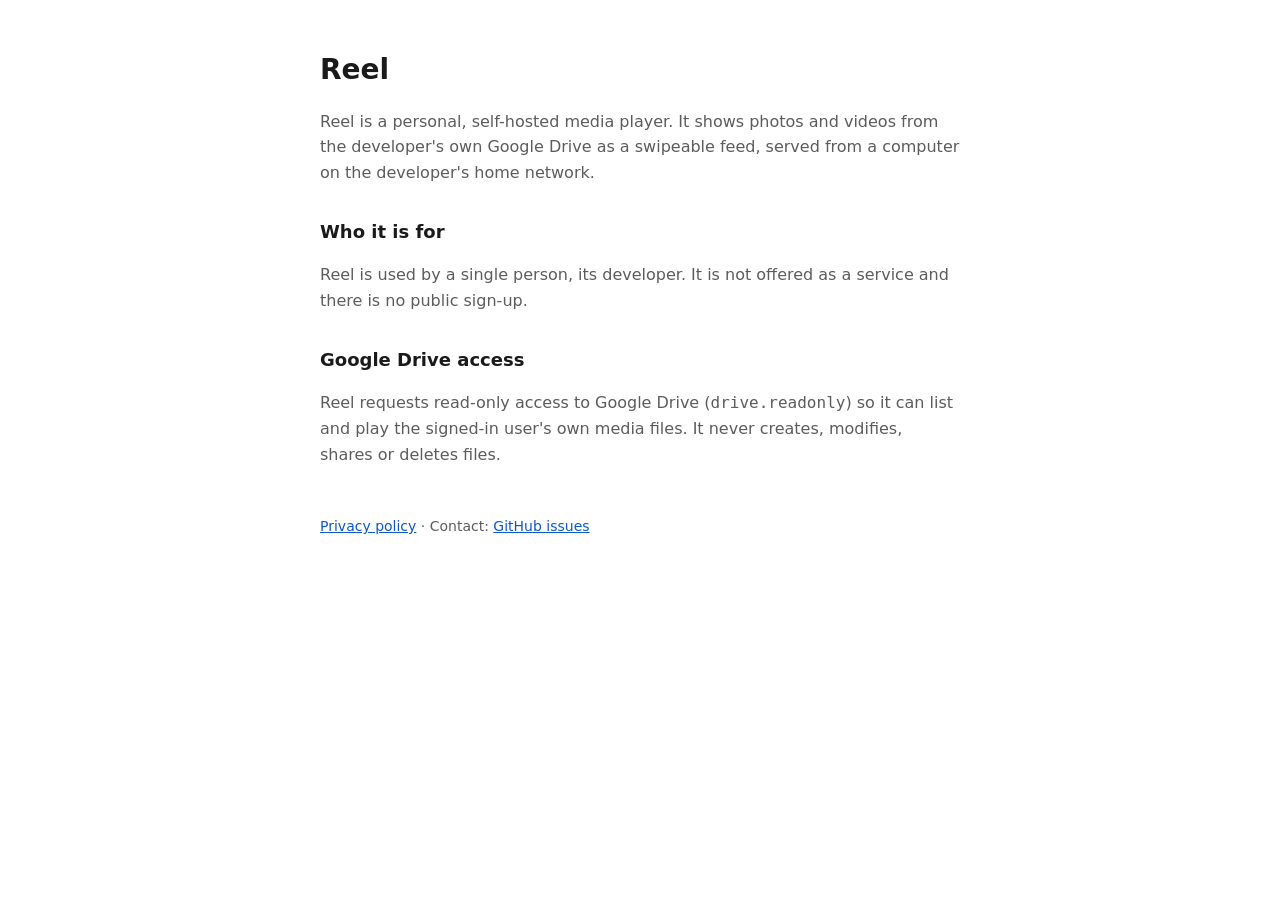
<file: index.html>
<!doctype html>
<html lang="en">
<head>
<meta charset="utf-8">
<meta name="viewport" content="width=device-width, initial-scale=1">
<title>Reel</title>
<link rel="stylesheet" href="style.css">
</head>
<body>
<main>
<h1>Reel</h1>
<p>Reel is a personal, self-hosted media player. It shows photos and videos from the developer's own Google Drive as a swipeable feed, served from a computer on the developer's home network.</p>
<h2>Who it is for</h2>
<p>Reel is used by a single person, its developer. It is not offered as a service and there is no public sign-up.</p>
<h2>Google Drive access</h2>
<p>Reel requests read-only access to Google Drive (<code>drive.readonly</code>) so it can list and play the signed-in user's own media files. It never creates, modifies, shares or deletes files.</p>
<footer><a href="privacy.html">Privacy policy</a> · Contact: <a href="https://github.com/rozakbuhari/reel-app/issues">GitHub issues</a></footer>
</main>
</body>
</html>
</file>
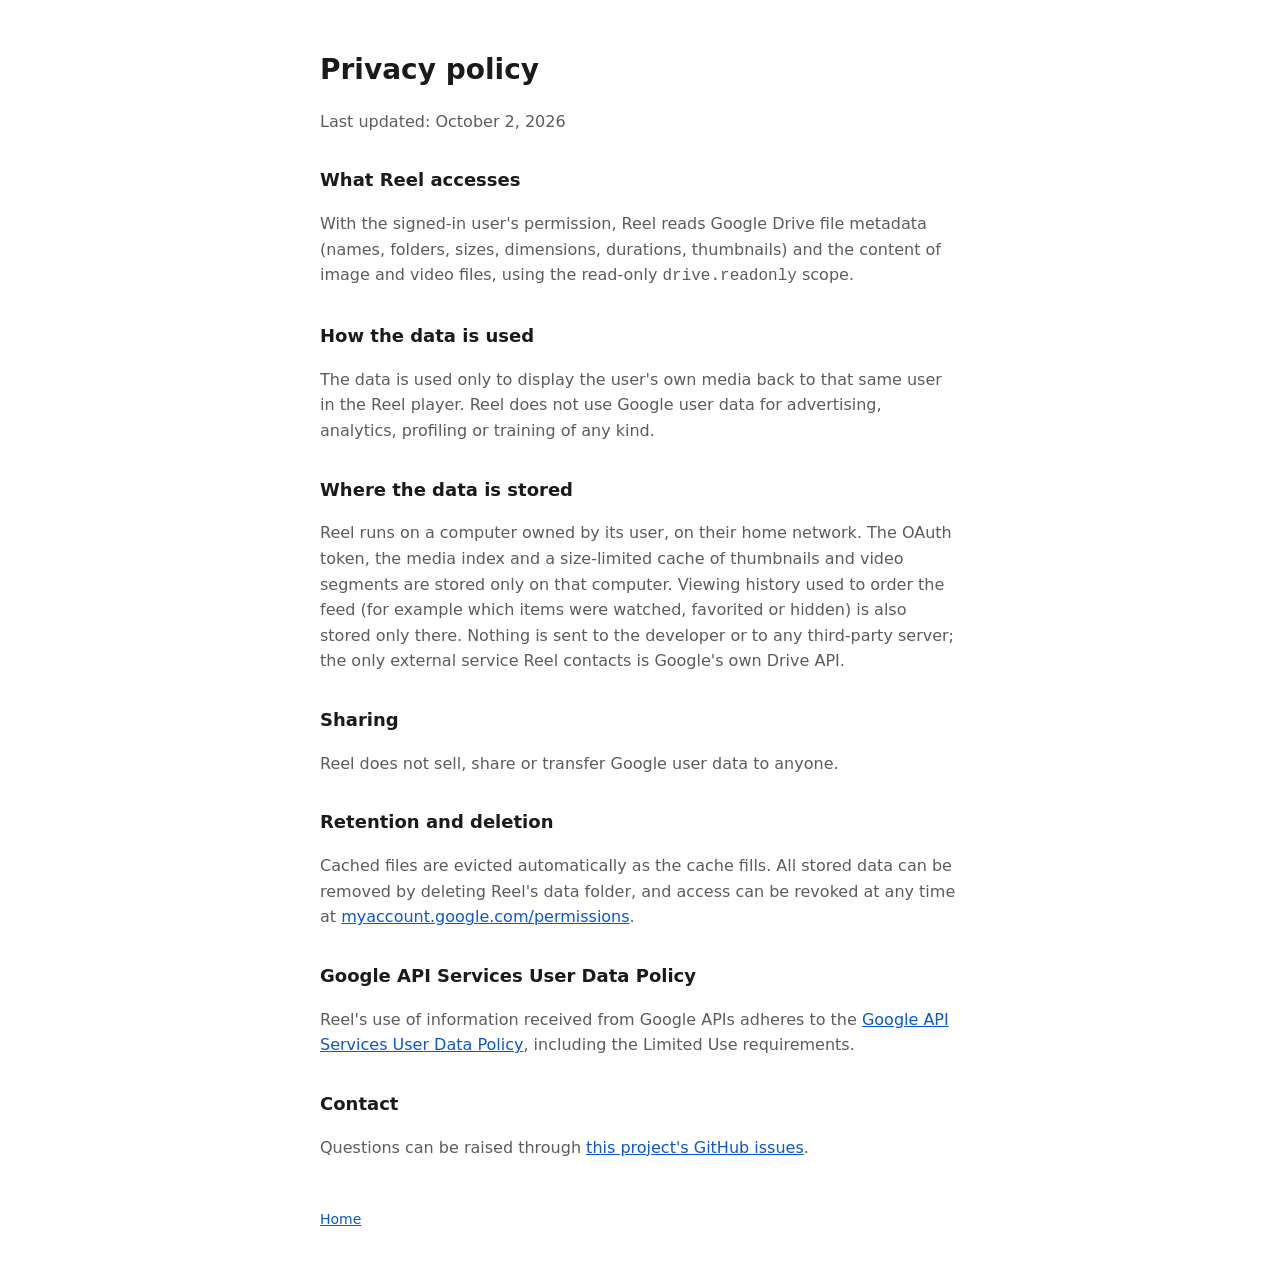
<file: privacy.html>
<!doctype html>
<html lang="en">
<head>
<meta charset="utf-8">
<meta name="viewport" content="width=device-width, initial-scale=1">
<title>Reel Privacy Policy</title>
<link rel="stylesheet" href="style.css">
</head>
<body>
<main>
<h1>Privacy policy</h1>
<p>Last updated: October 2, 2026</p>

<h2>What Reel accesses</h2>
<p>With the signed-in user's permission, Reel reads Google Drive file metadata (names, folders, sizes, dimensions, durations, thumbnails) and the content of image and video files, using the read-only <code>drive.readonly</code> scope.</p>

<h2>How the data is used</h2>
<p>The data is used only to display the user's own media back to that same user in the Reel player. Reel does not use Google user data for advertising, analytics, profiling or training of any kind.</p>

<h2>Where the data is stored</h2>
<p>Reel runs on a computer owned by its user, on their home network. The OAuth token, the media index and a size-limited cache of thumbnails and video segments are stored only on that computer. Viewing history used to order the feed (for example which items were watched, favorited or hidden) is also stored only there. Nothing is sent to the developer or to any third-party server; the only external service Reel contacts is Google's own Drive API.</p>

<h2>Sharing</h2>
<p>Reel does not sell, share or transfer Google user data to anyone.</p>

<h2>Retention and deletion</h2>
<p>Cached files are evicted automatically as the cache fills. All stored data can be removed by deleting Reel's data folder, and access can be revoked at any time at <a href="https://myaccount.google.com/permissions">myaccount.google.com/permissions</a>.</p>

<h2>Google API Services User Data Policy</h2>
<p>Reel's use of information received from Google APIs adheres to the <a href="https://developers.google.com/terms/api-services-user-data-policy">Google API Services User Data Policy</a>, including the Limited Use requirements.</p>

<h2>Contact</h2>
<p>Questions can be raised through <a href="https://github.com/rozakbuhari/reel-app/issues">this project's GitHub issues</a>.</p>

<footer><a href="./">Home</a></footer>
</main>
</body>
</html>
</file>
<file: style.css>
:root { --bg: #fff; --fg: #1a1a1a; --dim: #5c5c5c; --link: #0b57d0; }
@media (prefers-color-scheme: dark) { :root { --bg: #121212; --fg: #ececec; --dim: #a8a8a8; --link: #8ab4f8; } }
body { margin: 0; background: var(--bg); color: var(--fg); font: 16px/1.6 -apple-system, system-ui, sans-serif; }
main { max-width: 640px; margin: 0 auto; padding: 48px 16px; }
h1 { font-size: 28px; margin: 0 0 8px; }
h2 { font-size: 18px; margin: 32px 0 8px; }
p, li { color: var(--dim); }
a { color: var(--link); }
footer { margin-top: 48px; font-size: 14px; color: var(--dim); }
</file>
